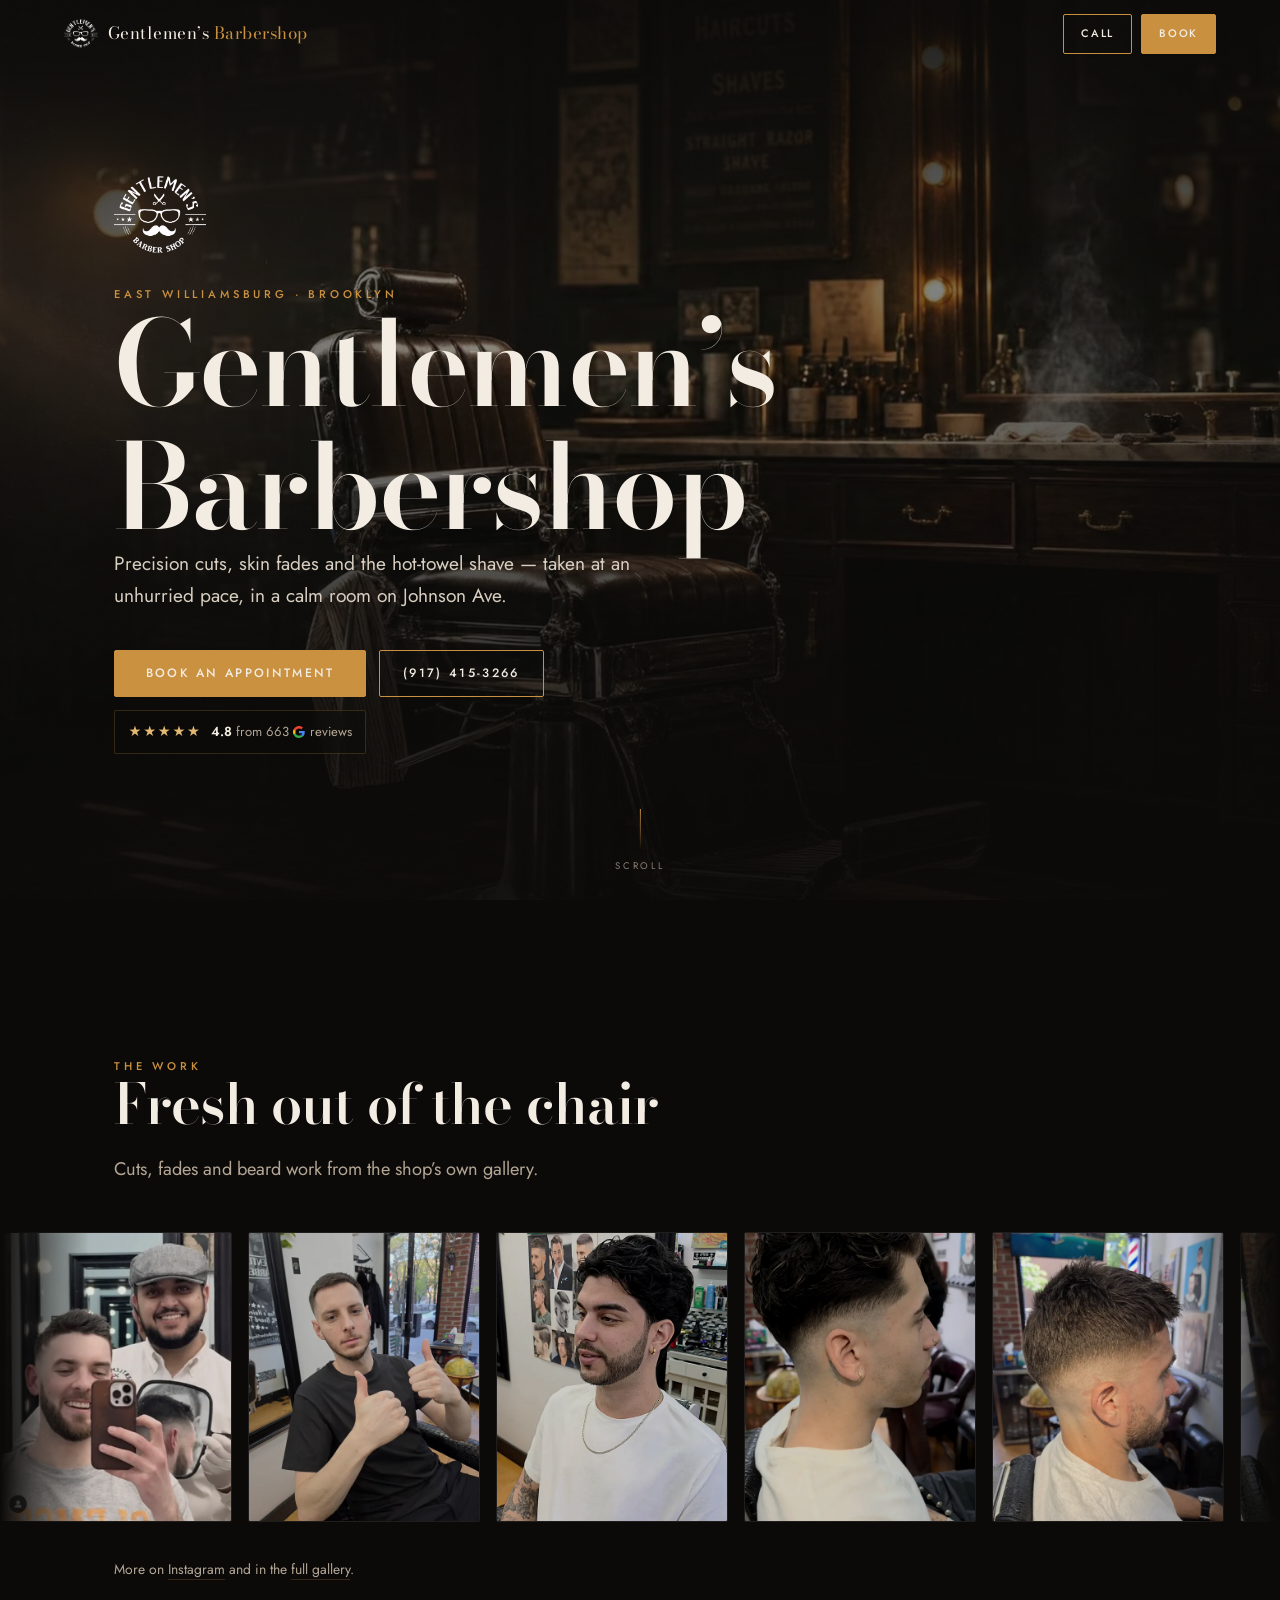
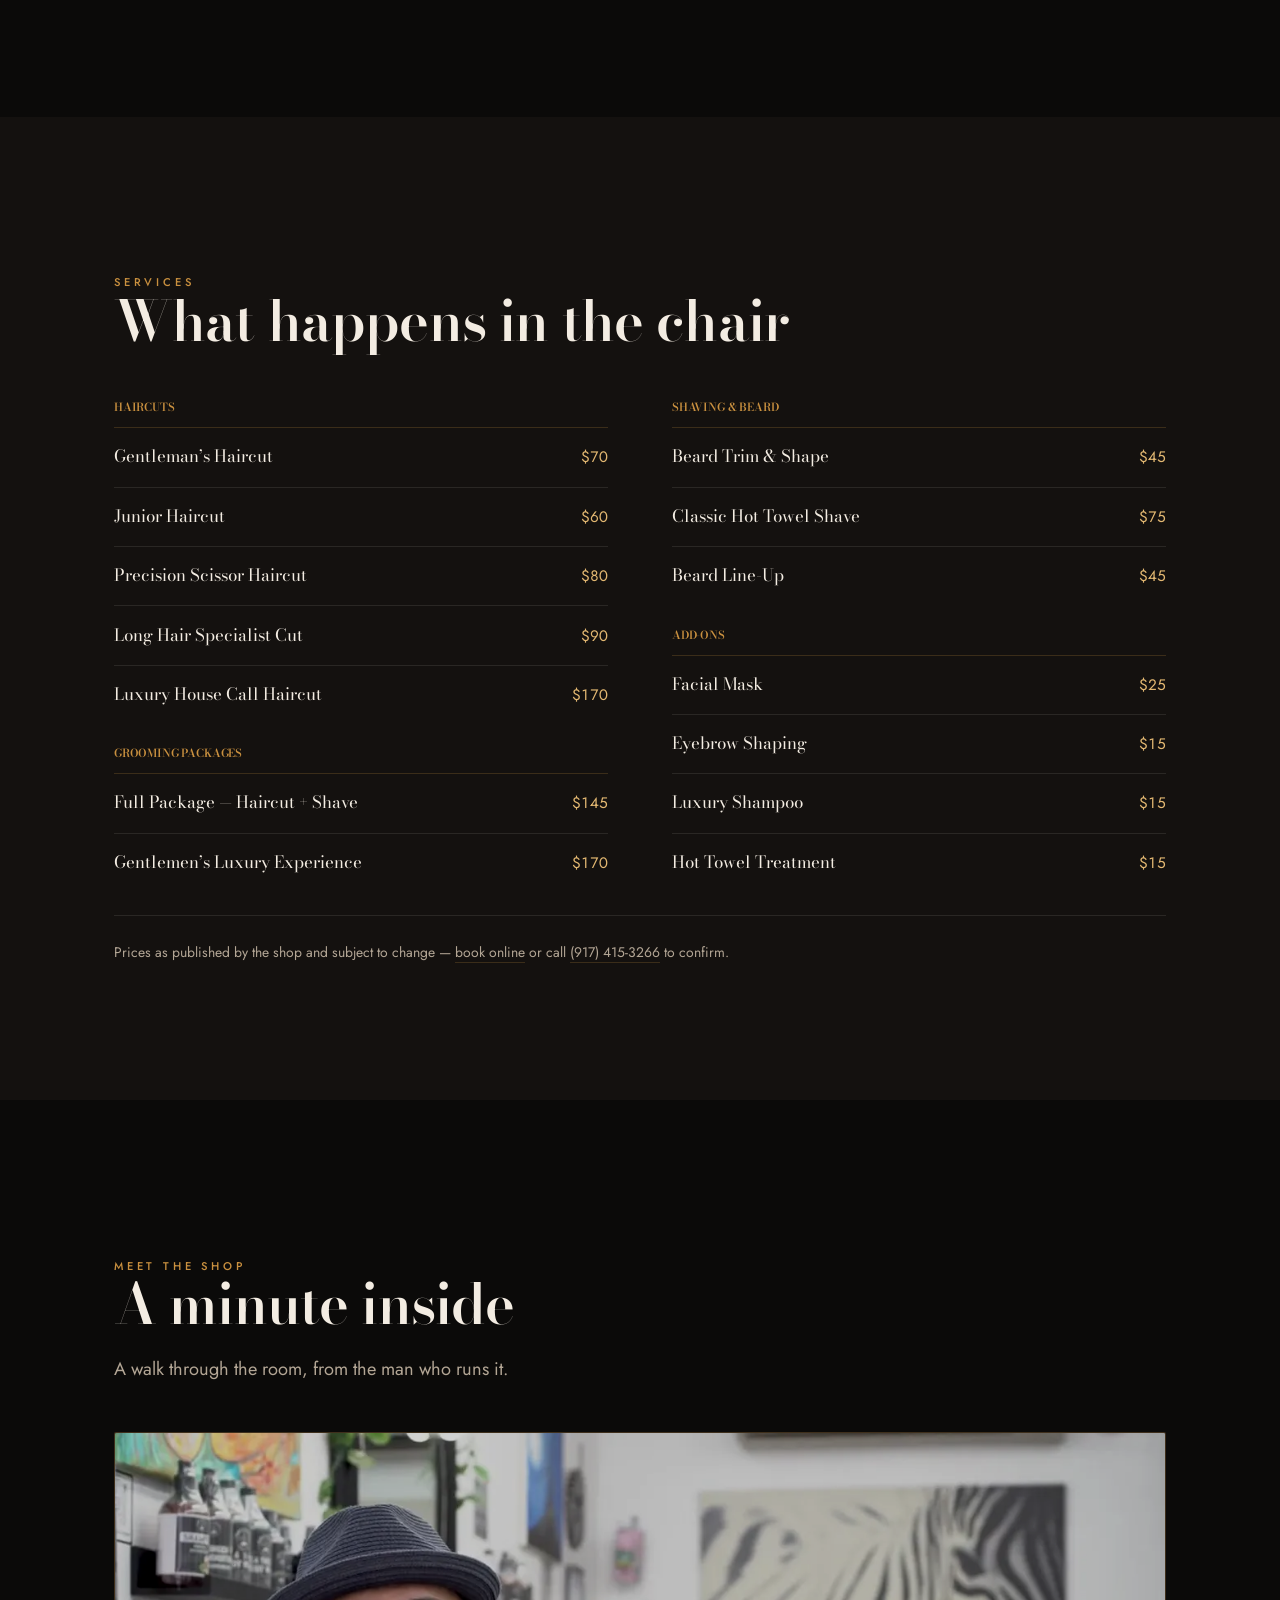
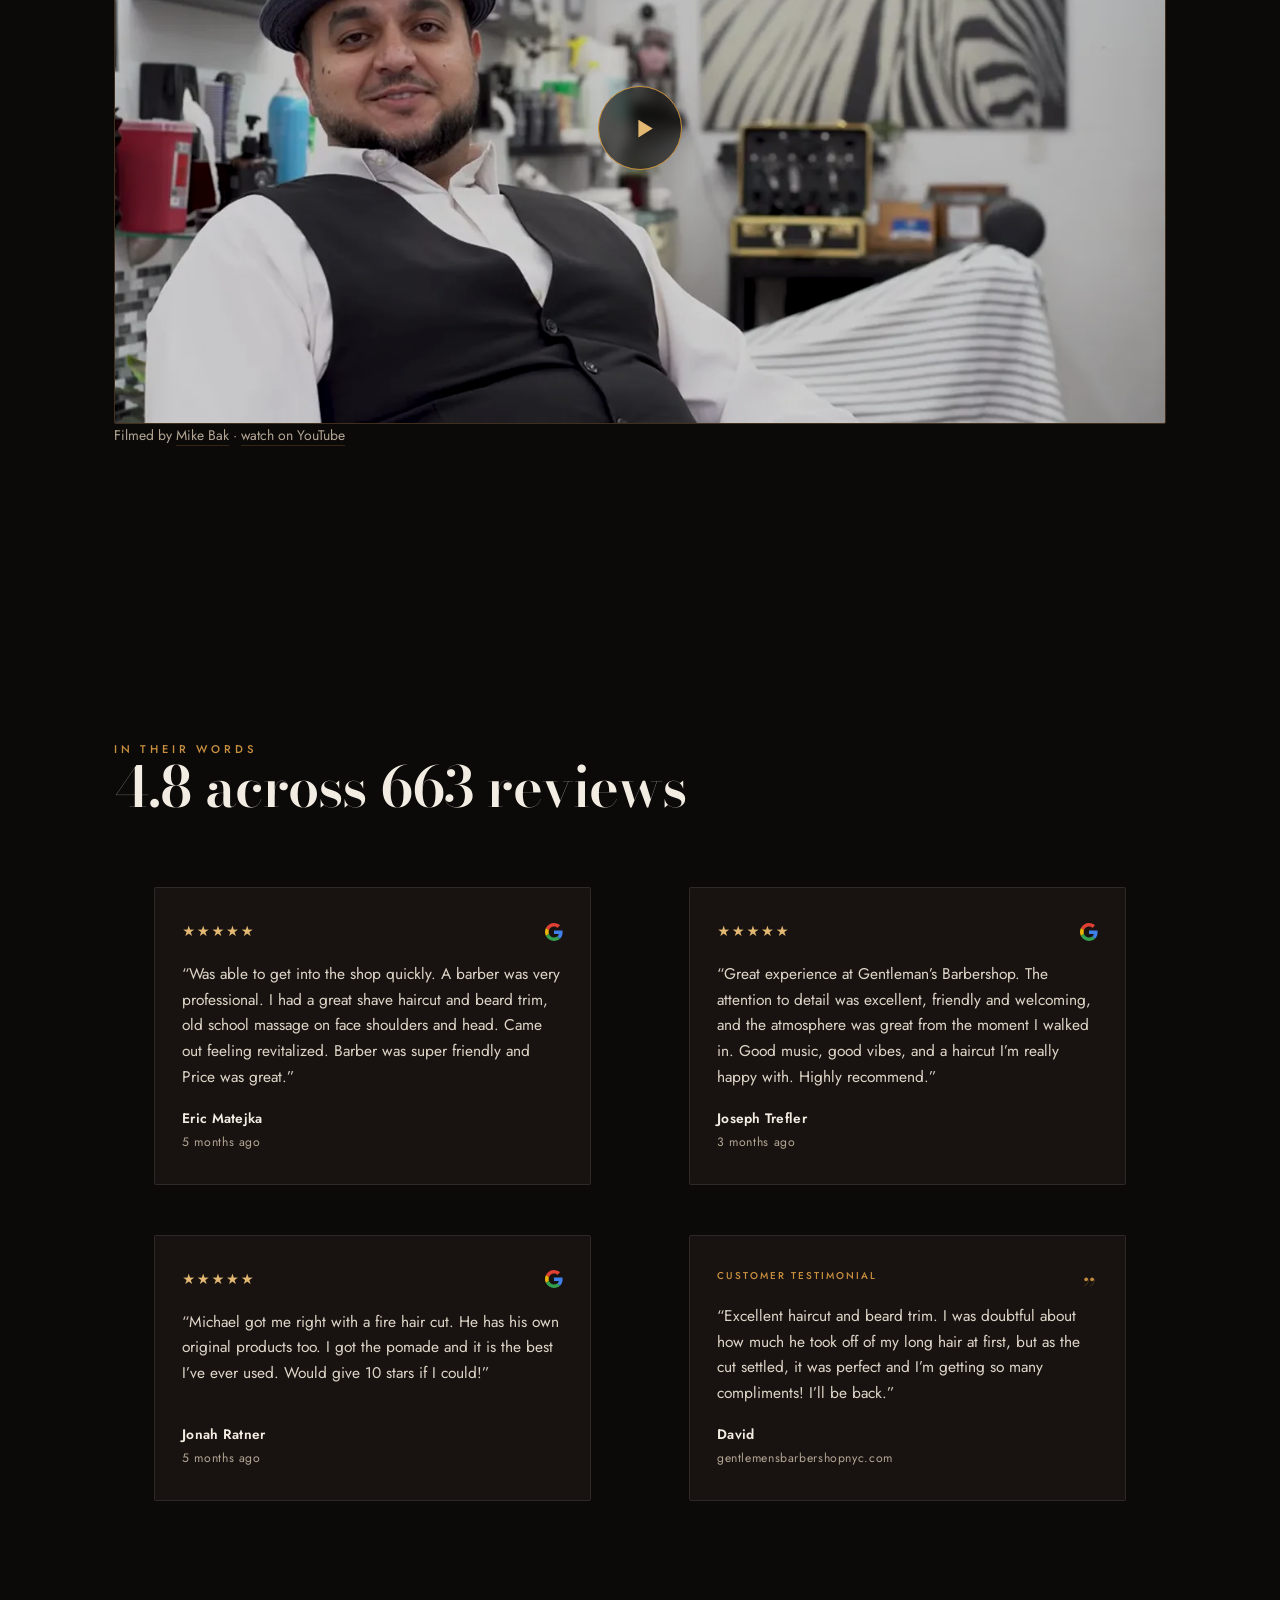
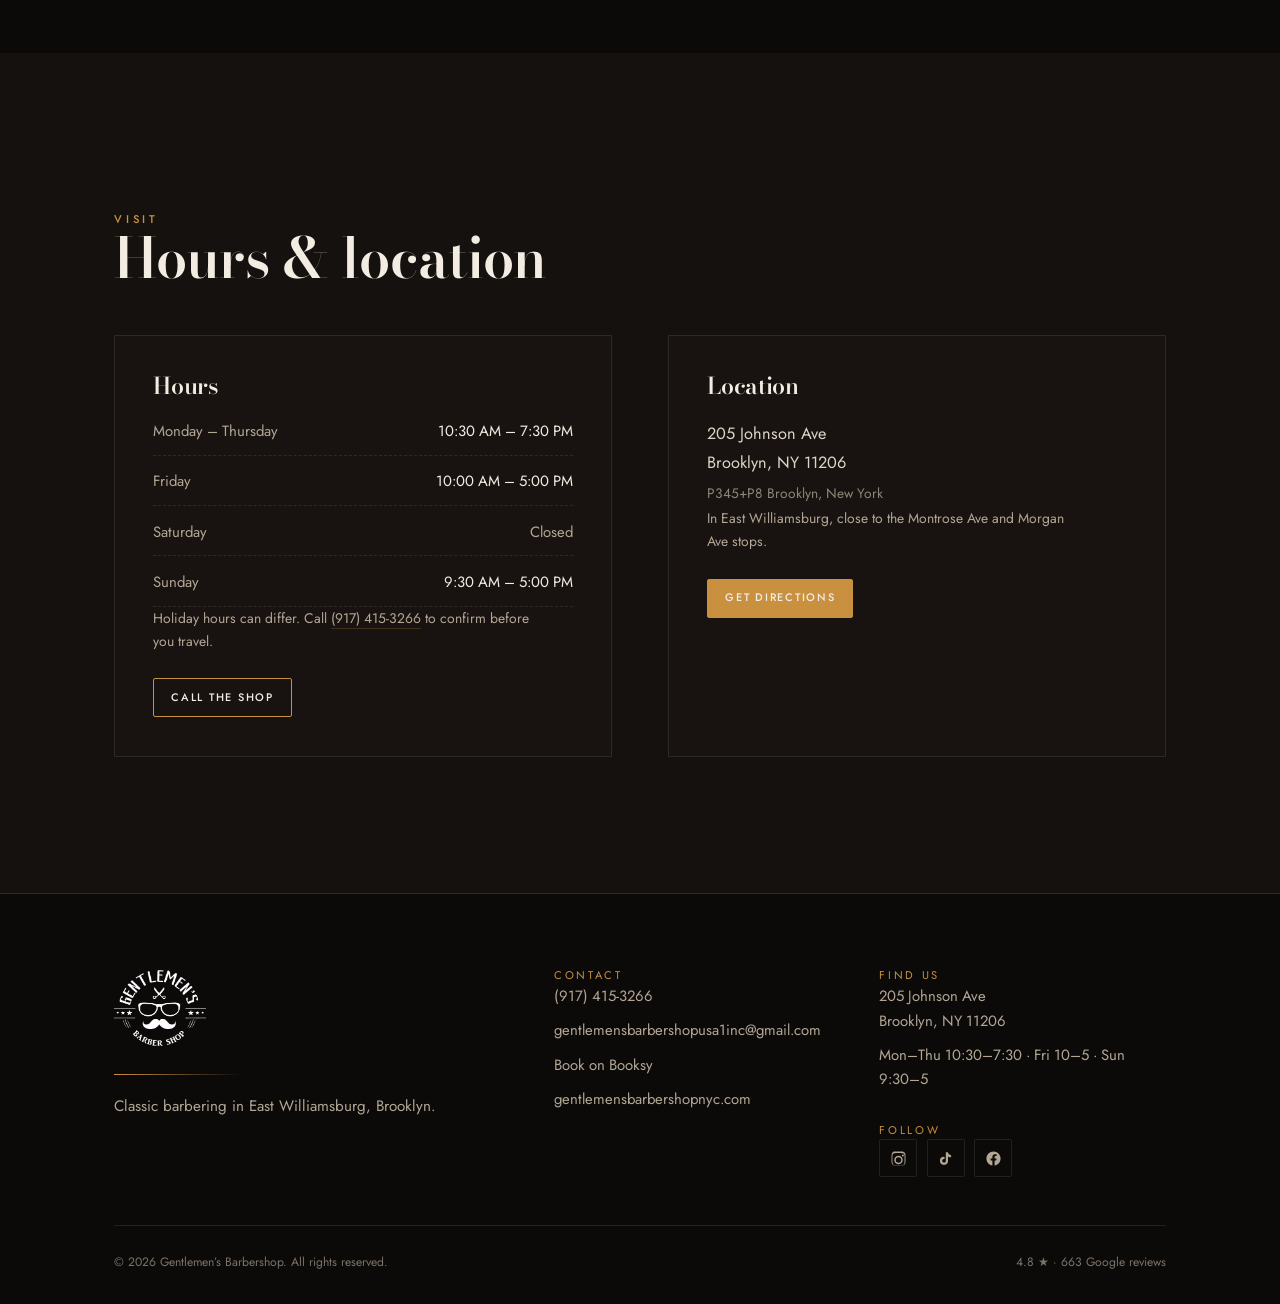
<file: index.html>
<!doctype html>
<html lang="en" style="color-scheme: dark; background: #0b0a09">
  <head>
    <meta charset="utf-8" />
    <meta name="viewport" content="width=device-width, initial-scale=1" />

    <title>Gentlemen's Barbershop — Barber in East Williamsburg, Brooklyn</title>
    <meta
      name="description"
      content="Precision haircuts, skin fades, beard trims and the classic hot-towel shave on Johnson Ave in East Williamsburg. Rated 4.8 across 663 Google reviews."
    />
    <meta name="robots" content="index, follow" />
    <meta name="theme-color" content="#0b0a09" />
    <link rel="canonical" href="https://spartacau5.github.io/gentlemens-barbershop/" />

    <meta property="og:site_name" content="Gentlemen's Barbershop" />
    <meta property="og:title" content="Gentlemen's Barbershop — Barber in East Williamsburg, Brooklyn" />
    <meta
      property="og:description"
      content="Precision haircuts, skin fades, beard trims and the classic hot-towel shave on Johnson Ave in East Williamsburg. Rated 4.8 across 663 Google reviews."
    />
    <meta property="og:type" content="website" />
    <meta property="og:locale" content="en_US" />
    <meta property="og:url" content="https://spartacau5.github.io/gentlemens-barbershop/" />
    <meta property="og:image" content="https://spartacau5.github.io/gentlemens-barbershop/og-image.jpg" />
    <meta property="og:image:width" content="1200" />
    <meta property="og:image:height" content="630" />
    <meta property="og:image:alt" content="The interior of Gentlemen's Barbershop in East Williamsburg." />
    <meta name="twitter:card" content="summary_large_image" />
    <meta name="twitter:image" content="https://spartacau5.github.io/gentlemens-barbershop/og-image.jpg" />

    <meta name="geo.region" content="US-NY" />
    <meta name="geo.placename" content="Brooklyn" />

    <link rel="icon" href="favicon.svg" />
    <link rel="preconnect" href="https://fonts.googleapis.com" />
    <link rel="preconnect" href="https://fonts.gstatic.com" crossorigin />
    <link
      rel="stylesheet"
      href="https://fonts.googleapis.com/css2?family=Bodoni+Moda:opsz,wght@6..96,400;6..96,600&family=Jost:wght@300;400;500&display=swap"
    />
    <link rel="stylesheet" href="styles.css" />
    <!-- The poster frame is the hero's LCP candidate — fetch it early. -->
    <link rel="preload" as="image" href="hero-poster.webp" type="image/webp" />

    <!-- ANALYTICS — paste ONE of these, then delete the rest.
         All are cookieless, so no consent banner is required and no personal
         data is collected. Nothing is tracked until a line below is live.

         Cloudflare Web Analytics (free, multi-site — sign up, add this domain,
         copy the token):
    <script defer src="https://static.cloudflareinsights.com/beacon.min.js"
            data-cf-beacon='{"token":"YOUR_TOKEN_HERE"}'></script>

         GoatCounter (free, open source, lightest of the three):
    <script data-goatcounter="https://YOURCODE.goatcounter.com/count"
            async src="//gc.zgo.at/count.js"></script>

         Plausible (paid, ~1 kB, nicest dashboard):
    <script defer data-domain="spartacau5.github.io" src="https://plausible.io/js/script.js"></script>

         To tell WHO opened it, hand each person their own link:
           .../gentlemens-barbershop/?ref=mike
         The query string lands in the analytics dashboard as a separate entry,
         so "did Mike open it" becomes a row you can read.
    -->

    <script type="application/ld+json">
      {
        "@context": "https://schema.org",
        "@type": "BarberShop",
        "name": "Gentlemen's Barbershop",
        "image": "https://spartacau5.github.io/gentlemens-barbershop/og-image.jpg",
        "url": "https://spartacau5.github.io/gentlemens-barbershop/",
        "telephone": "+19174153266",
        "address": {
          "@type": "PostalAddress",
          "streetAddress": "205 Johnson Ave",
          "addressLocality": "Brooklyn",
          "addressRegion": "NY",
          "postalCode": "11206",
          "addressCountry": "US"
        },
        "email": "gentlemensbarbershopusa1inc@gmail.com",
        "priceRange": "$15-$170",
        "currenciesAccepted": "USD",
        "areaServed": ["Williamsburg", "East Williamsburg", "Bushwick", "Greenpoint", "Brooklyn"],
        "sameAs": [
          "https://www.gentlemensbarbershopnyc.com/",
          "https://www.instagram.com/gentlemensbarbershopbrooklyn/",
          "https://www.facebook.com/GentlemensBarbershopBrooklyn",
          "https://www.tiktok.com/@gentlemensbarbershopbk"
        ],
        "hasMap": "https://www.google.com/maps/dir/?api=1&destination=205%20Johnson%20Ave%2C%20Brooklyn%2C%20NY%2011206",
        "potentialAction": {
          "@type": "ReserveAction",
          "target": {
            "@type": "EntryPoint",
            "urlTemplate": "https://link.booksy.com/gentlemens-barbershop",
            "actionPlatform": [
              "http://schema.org/DesktopWebPlatform",
              "http://schema.org/MobileWebPlatform"
            ]
          },
          "result": { "@type": "Reservation", "name": "Barbershop appointment" }
        },
        "openingHoursSpecification": [
          {
            "@type": "OpeningHoursSpecification",
            "dayOfWeek": ["Monday", "Tuesday", "Wednesday", "Thursday"],
            "opens": "10:30",
            "closes": "19:30"
          },
          {
            "@type": "OpeningHoursSpecification",
            "dayOfWeek": "Friday",
            "opens": "10:00",
            "closes": "17:00"
          },
          {
            "@type": "OpeningHoursSpecification",
            "dayOfWeek": "Sunday",
            "opens": "09:30",
            "closes": "17:00"
          },
          {
            "@type": "OpeningHoursSpecification",
            "dayOfWeek": "Saturday",
            "opens": "00:00",
            "closes": "00:00"
          }
        ],
        "aggregateRating": {
          "@type": "AggregateRating",
          "ratingValue": "4.8",
          "reviewCount": "663"
        },
        "makesOffer": [
          { "@type": "Offer", "priceCurrency": "USD", "price": "70", "itemOffered": { "@type": "Service", "name": "Gentleman's Haircut" } },
          { "@type": "Offer", "priceCurrency": "USD", "price": "60", "itemOffered": { "@type": "Service", "name": "Junior Haircut" } },
          { "@type": "Offer", "priceCurrency": "USD", "price": "80", "itemOffered": { "@type": "Service", "name": "Precision Scissor Haircut" } },
          { "@type": "Offer", "priceCurrency": "USD", "price": "90", "itemOffered": { "@type": "Service", "name": "Long Hair Specialist Cut" } },
          { "@type": "Offer", "priceCurrency": "USD", "price": "170", "itemOffered": { "@type": "Service", "name": "Luxury House Call Haircut" } },
          { "@type": "Offer", "priceCurrency": "USD", "price": "45", "itemOffered": { "@type": "Service", "name": "Beard Trim & Shape" } },
          { "@type": "Offer", "priceCurrency": "USD", "price": "75", "itemOffered": { "@type": "Service", "name": "Classic Hot Towel Shave" } },
          { "@type": "Offer", "priceCurrency": "USD", "price": "45", "itemOffered": { "@type": "Service", "name": "Beard Line-Up" } },
          { "@type": "Offer", "priceCurrency": "USD", "price": "145", "itemOffered": { "@type": "Service", "name": "Full Package - Haircut + Shave" } },
          { "@type": "Offer", "priceCurrency": "USD", "price": "170", "itemOffered": { "@type": "Service", "name": "Gentlemen's Luxury Experience" } }
        ]
      }
    </script>
  </head>

  <body style="margin: 0; background: #0b0a09; color: #f3ece2">
    <div class="gb">
      <a class="gb-skip" href="#main">Skip to content</a>

      <div class="gb-grain" aria-hidden="true"></div>

      <header class="gb-nav" data-stuck="false">
        <a class="gb-mark" href="#top" aria-label="Gentlemen's Barbershop">
          <img class="gb-mark-logo" src="logo.png" alt="" width="300" height="289" />
          <span class="gb-mark-text" aria-hidden="true">Gentlemen&rsquo;s <span>Barbershop</span></span>
        </a>
        <div class="gb-nav-actions">
          <a class="gb-btn gb-btn--ghost gb-btn--sm" href="tel:+19174153266">Call</a>
          <a
            class="gb-btn gb-btn--solid gb-btn--sm"
            href="https://link.booksy.com/gentlemens-barbershop"
            target="_blank"
            rel="noopener noreferrer"
            >Book</a
          >
        </div>
      </header>

      <main id="main">
        <!-- ---------------- hero ---------------- -->
        <section class="gb-hero" id="top" data-parallax-root>
          <!-- Depth 1 — the film, furthest back, lags the page the most. -->
          <div class="gb-hero-media" data-parallax="110">
            <video
              autoplay
              muted
              loop
              playsinline
              preload="auto"
              poster="hero-poster.webp"
              aria-hidden="true"
              tabindex="-1"
            >
              <source src="hero-1080.webm" type="video/webm" />
              <source src="hero-1080.mp4" type="video/mp4" />
            </video>
          </div>

          <!-- Depth 2 — the scrim sits still, anchoring the two moving planes. -->
          <div class="gb-hero-scrim" aria-hidden="true"></div>

          <!-- Depth 3 — type rides slightly ahead of the page, reading closest. -->
          <div class="gb-shell gb-hero-inner" data-parallax="-28">
            <img
              class="gb-hero-logo"
              src="logo.png"
              alt="Gentlemen's Barbershop"
              width="300"
              height="289"
            />
            <p class="gb-eyebrow">East Williamsburg &middot; Brooklyn</p>
            <h1 class="gb-hero-title">Gentlemen&rsquo;s<br />Barbershop</h1>
            <p class="gb-hero-sub">
              Precision cuts, skin fades and the hot-towel shave — taken at an unhurried pace, in a
              calm room on Johnson Ave.
            </p>

            <div class="gb-hero-cta">
              <!-- Column so the review badge inherits the booking button's width. -->
              <div class="gb-cta-stack">
                <a
                  class="gb-btn gb-btn--solid"
                  href="https://link.booksy.com/gentlemens-barbershop"
                  target="_blank"
                  rel="noopener noreferrer"
                  >Book an appointment</a
                >
                <p class="gb-rating">
                  <span class="gb-stars" aria-hidden="true">&#9733;&#9733;&#9733;&#9733;&#9733;</span>
                  <span class="gb-rating-text">
                    <b>4.8</b> from 663
                    <img class="gb-g" src="google-g.svg" alt="Google" width="16" height="16" />
                    reviews
                  </span>
                </p>
              </div>
              <a class="gb-btn gb-btn--ghost gb-btn--tel" href="tel:+19174153266">(917) 415-3266</a>
            </div>
          </div>

          <p class="gb-scrollcue" aria-hidden="true"><i></i>Scroll</p>
        </section>

<!-- ---------------- the work (auto-scrolling marquee) ---------------- -->
        <section class="gb-section gb-work" aria-labelledby="work-h">
          <div class="gb-shell">
            <div class="gb-head gb-reveal">
              <p class="gb-eyebrow">The Work</p>
              <h2 class="gb-h2" id="work-h">Fresh out of the chair</h2>
              <p class="gb-lede" style="margin-top: 1.3rem">
                Cuts, fades and beard work from the shop&rsquo;s own gallery.
              </p>
            </div>
          </div>

          <!-- Two identical runs sit side by side; the track translates exactly
               50% so the loop is seamless. The second run is hidden from
               assistive tech to avoid announcing every photo twice. -->
          <div class="gb-marquee" role="group" aria-label="Photos of recent haircuts">
            <div class="gb-marquee-track">
              <ul class="gb-marquee-run">
                <li><img src="work-01.webp" alt="A client and his barber smiling in the mirror after a fresh cut." width="560" height="700" loading="lazy" decoding="async" /></li>
                <li><img src="work-02.webp" alt="A client giving a thumbs up after his haircut." width="560" height="700" loading="lazy" decoding="async" /></li>
                <li><img src="work-03.webp" alt="A fresh textured cut and lined beard." width="560" height="700" loading="lazy" decoding="async" /></li>
                <li><img src="work-04.webp" alt="A tight skin fade blended through the sides." width="560" height="700" loading="lazy" decoding="async" /></li>
                <li><img src="work-05.webp" alt="A short crop with a clean fade and beard trim." width="560" height="700" loading="lazy" decoding="async" /></li>
                <li><img src="work-06.webp" alt="A fade finished with a shaped beard." width="560" height="700" loading="lazy" decoding="async" /></li>
                <li><img src="work-07.webp" alt="A long hair cut styled back at the shop." width="560" height="700" loading="lazy" decoding="async" /></li>
                <li><img src="work-08.webp" alt="A textured crop seen from behind." width="560" height="700" loading="lazy" decoding="async" /></li>
                <li><img src="work-09.webp" alt="A clean high fade photographed outside the shop." width="560" height="700" loading="lazy" decoding="async" /></li>
                <li><img src="work-10.webp" alt="A beard being detailed with shears." width="560" height="700" loading="lazy" decoding="async" /></li>
                <li><img src="work-11.webp" alt="A skin fade in profile." width="560" height="700" loading="lazy" decoding="async" /></li>
                <li><img src="work-12.webp" alt="A tapered cut with a lined beard." width="560" height="700" loading="lazy" decoding="async" /></li>
              </ul>
              <ul class="gb-marquee-run" aria-hidden="true">
                <li><img src="work-01.webp" alt="" width="560" height="700" loading="lazy" decoding="async" /></li>
                <li><img src="work-02.webp" alt="" width="560" height="700" loading="lazy" decoding="async" /></li>
                <li><img src="work-03.webp" alt="" width="560" height="700" loading="lazy" decoding="async" /></li>
                <li><img src="work-04.webp" alt="" width="560" height="700" loading="lazy" decoding="async" /></li>
                <li><img src="work-05.webp" alt="" width="560" height="700" loading="lazy" decoding="async" /></li>
                <li><img src="work-06.webp" alt="" width="560" height="700" loading="lazy" decoding="async" /></li>
                <li><img src="work-07.webp" alt="" width="560" height="700" loading="lazy" decoding="async" /></li>
                <li><img src="work-08.webp" alt="" width="560" height="700" loading="lazy" decoding="async" /></li>
                <li><img src="work-09.webp" alt="" width="560" height="700" loading="lazy" decoding="async" /></li>
                <li><img src="work-10.webp" alt="" width="560" height="700" loading="lazy" decoding="async" /></li>
                <li><img src="work-11.webp" alt="" width="560" height="700" loading="lazy" decoding="async" /></li>
                <li><img src="work-12.webp" alt="" width="560" height="700" loading="lazy" decoding="async" /></li>
              </ul>
            </div>
          </div>

          <div class="gb-shell">
            <p class="gb-note gb-reveal" style="margin-top: 2.2rem">
              More on
              <a class="gb-link-brass" href="https://www.instagram.com/gentlemensbarbershopbrooklyn/" target="_blank" rel="noopener noreferrer">Instagram</a>
              and in the
              <a class="gb-link-brass" href="https://gentlemensbarbershopnyc.com/gallery/" target="_blank" rel="noopener noreferrer">full gallery</a>.
            </p>
          </div>
        </section>

<!-- ---------------- services ---------------- -->
        <section class="gb-section gb-section--raise" aria-labelledby="services-h">
          <div class="gb-shell">
            <div class="gb-head gb-reveal">
              <p class="gb-eyebrow">Services</p>
              <h2 class="gb-h2" id="services-h">What happens in the chair</h2>
            </div>

            <!-- Two independently packed columns rather than one four-cell grid,
                 so a short group never leaves a hole under itself. Each column
                 carries seven priced rows, so the two bottoms land level. -->
            <div class="gb-menu">
              <div class="gb-menu-col">
                <div class="gb-menu-group gb-reveal">
                  <h3 class="gb-menu-h">Haircuts</h3>
                  <dl class="gb-menu-list">
                    <div><dt>Gentleman&rsquo;s Haircut</dt><dd>$70</dd></div>
                    <div><dt>Junior Haircut</dt><dd>$60</dd></div>
                    <div><dt>Precision Scissor Haircut</dt><dd>$80</dd></div>
                    <div><dt>Long Hair Specialist Cut</dt><dd>$90</dd></div>
                    <div><dt>Luxury House Call Haircut</dt><dd>$170</dd></div>
                  </dl>
                </div>

                <div class="gb-menu-group gb-reveal" data-reveal-delay="180">
                  <h3 class="gb-menu-h">Grooming Packages</h3>
                  <dl class="gb-menu-list">
                    <div><dt>Full Package — Haircut + Shave</dt><dd>$145</dd></div>
                    <div><dt>Gentlemen&rsquo;s Luxury Experience</dt><dd>$170</dd></div>
                  </dl>
                </div>
              </div>

              <div class="gb-menu-col">
                <div class="gb-menu-group gb-reveal" data-reveal-delay="90">
                  <h3 class="gb-menu-h">Shaving &amp; Beard</h3>
                  <dl class="gb-menu-list">
                    <div><dt>Beard Trim &amp; Shape</dt><dd>$45</dd></div>
                    <div><dt>Classic Hot Towel Shave</dt><dd>$75</dd></div>
                    <div><dt>Beard Line-Up</dt><dd>$45</dd></div>
                  </dl>
                </div>

                <div class="gb-menu-group gb-reveal" data-reveal-delay="270">
                  <h3 class="gb-menu-h">Add-Ons</h3>
                  <dl class="gb-menu-list">
                    <div><dt>Facial Mask</dt><dd>$25</dd></div>
                    <div><dt>Eyebrow Shaping</dt><dd>$15</dd></div>
                    <div><dt>Luxury Shampoo</dt><dd>$15</dd></div>
                    <div><dt>Hot Towel Treatment</dt><dd>$15</dd></div>
                  </dl>
                </div>
              </div>
            </div>

            <p class="gb-note gb-reveal">
              Prices as published by the shop and subject to change —
              <a
                class="gb-link-brass"
                href="https://link.booksy.com/gentlemens-barbershop"
                target="_blank"
                rel="noopener noreferrer"
                >book online</a
              >
              or call <a class="gb-link-brass" href="tel:+19174153266">(917) 415-3266</a> to confirm.
            </p>
          </div>
        </section>

<!-- ---------------- the shop on film ---------------- -->
        <section class="gb-section gb-film-section" aria-labelledby="film-h">
          <div class="gb-shell">
            <div class="gb-head gb-reveal">
              <p class="gb-eyebrow">Meet the shop</p>
              <h2 class="gb-h2" id="film-h">A minute inside</h2>
              <p class="gb-lede" style="margin-top: 1.3rem">
                A walk through the room, from the man who runs it.
              </p>
            </div>

            <!-- Click-to-load facade. Nothing is requested from YouTube until
                 someone presses play — the poster is served from this domain —
                 so the page costs no third-party JS or cookies on load. -->
            <div class="gb-film gb-reveal" data-reveal-delay="120">
              <button
                class="gb-film-play"
                type="button"
                data-video="HdtMlkblghU"
                aria-label="Play video: Williamsburg's Finest Cuts Are Here — inside Gentlemen's Barbershop"
              >
                <img
                  src="video-poster.webp"
                  alt="The shop's owner sitting in the barber chair, talking to camera."
                  width="1280"
                  height="720"
                  loading="lazy"
                  decoding="async"
                />
                <span class="gb-film-btn" aria-hidden="true">
                  <svg viewBox="0 0 24 24" focusable="false"><path fill="currentColor" d="M8 5.14v13.72L19 12z" /></svg>
                </span>
              </button>
            </div>

            <p class="gb-note gb-reveal">
              Filmed by
              <a class="gb-link-brass" href="https://www.youtube.com/@mikebak9743" target="_blank" rel="noopener noreferrer">Mike Bak</a>
              &middot;
              <a class="gb-link-brass" href="https://youtu.be/HdtMlkblghU" target="_blank" rel="noopener noreferrer">watch on YouTube</a>
            </p>
          </div>
        </section>

<!-- ---------------- reviews ---------------- -->
        <section class="gb-section" aria-labelledby="reviews-h">
          <div class="gb-shell">
            <div class="gb-head gb-reveal">
              <p class="gb-eyebrow">In their words</p>
              <h2 class="gb-h2" id="reviews-h">4.8 across 663 reviews</h2>
            </div>

            <div class="gb-reviews">
              <figure class="gb-review gb-reveal" data-reveal-delay="0">
                <div class="gb-review-top">
                  <p class="gb-stars" aria-hidden="true">&#9733;&#9733;&#9733;&#9733;&#9733;</p>
                  <img class="gb-review-mark" src="google-g.svg" alt="Google" width="18" height="18" />
                </div>
                <blockquote>
                  &ldquo;Was able to get into the shop quickly. A barber was very professional. I had
                  a great shave haircut and beard trim, old school massage on face shoulders and
                  head. Came out feeling revitalized. Barber was super friendly and Price was
                  great.&rdquo;
                </blockquote>
                <figcaption><b>Eric Matejka</b><span>5 months ago</span></figcaption>
              </figure>

              <figure class="gb-review gb-reveal" data-reveal-delay="90">
                <div class="gb-review-top">
                  <p class="gb-stars" aria-hidden="true">&#9733;&#9733;&#9733;&#9733;&#9733;</p>
                  <img class="gb-review-mark" src="google-g.svg" alt="Google" width="18" height="18" />
                </div>
                <blockquote>
                  &ldquo;Great experience at Gentleman&rsquo;s Barbershop. The attention to detail
                  was excellent, friendly and welcoming, and the atmosphere was great from the
                  moment I walked in. Good music, good vibes, and a haircut I&rsquo;m really happy
                  with. Highly recommend.&rdquo;
                </blockquote>
                <figcaption><b>Joseph Trefler</b><span>3 months ago</span></figcaption>
              </figure>

              <figure class="gb-review gb-reveal" data-reveal-delay="180">
                <div class="gb-review-top">
                  <p class="gb-stars" aria-hidden="true">&#9733;&#9733;&#9733;&#9733;&#9733;</p>
                  <img class="gb-review-mark" src="google-g.svg" alt="Google" width="18" height="18" />
                </div>
                <blockquote>
                  &ldquo;Michael got me right with a fire hair cut. He has his own original products
                  too. I got the pomade and it is the best I&rsquo;ve ever used. Would give 10 stars
                  if I could!&rdquo;
                </blockquote>
                <figcaption><b>Jonah Ratner</b><span>5 months ago</span></figcaption>
              </figure>

              <!-- Fourth is a testimonial the shop publishes on its own site. It
                   carries no star rating and no date there, so this card shows
                   neither — a quote mark stands in for the platform badge. -->
              <figure class="gb-review gb-reveal" data-reveal-delay="270">
                <div class="gb-review-top">
                  <p class="gb-review-kicker">Customer testimonial</p>
                  <span class="gb-review-mark gb-review-quote" aria-hidden="true">&rdquo;</span>
                </div>
                <blockquote>
                  &ldquo;Excellent haircut and beard trim. I was doubtful about how much he took off
                  of my long hair at first, but as the cut settled, it was perfect and I&rsquo;m
                  getting so many compliments! I&rsquo;ll be back.&rdquo;
                </blockquote>
                <figcaption><b>David</b><span>gentlemensbarbershopnyc.com</span></figcaption>
              </figure>
            </div>
          </div>
        </section>

<!-- ---------------- visit ---------------- -->
        <section class="gb-section gb-section--raise" aria-labelledby="visit-h">
          <div class="gb-shell">
            <div class="gb-head gb-reveal">
              <p class="gb-eyebrow">Visit</p>
              <h2 class="gb-h2" id="visit-h">Hours &amp; location</h2>
            </div>

            <div class="gb-visit" style="margin-top: 3rem">
              <div class="gb-panel gb-reveal">
                <h3>Hours</h3>
                <dl class="gb-dl">
                  <div>
                    <dt>Monday &ndash; Thursday</dt>
                    <dd>10:30 AM &ndash; 7:30 PM</dd>
                  </div>
                  <div>
                    <dt>Friday</dt>
                    <dd>10:00 AM &ndash; 5:00 PM</dd>
                  </div>
                  <div>
                    <dt>Saturday</dt>
                    <dd class="gb-closed">Closed</dd>
                  </div>
                  <div>
                    <dt>Sunday</dt>
                    <dd>9:30 AM &ndash; 5:00 PM</dd>
                  </div>
                </dl>
                <p class="gb-note">
                  Holiday hours can differ. Call
                  <a class="gb-link-brass" href="tel:+19174153266">(917) 415-3266</a> to confirm
                  before you travel.
                </p>
                <p style="margin-top: 1.6rem">
                  <a class="gb-btn gb-btn--ghost gb-btn--sm" href="tel:+19174153266">Call the shop</a>
                </p>
              </div>

              <div class="gb-panel gb-reveal" data-reveal-delay="120">
                <h3>Location</h3>
                <address class="gb-addr">
                  205 Johnson Ave<br />
                  Brooklyn, NY 11206<br />
                  <span style="color: #8f8577; font-size: 0.86rem">P345+P8 Brooklyn, New York</span>
                </address>
                <p class="gb-note">
                  In East Williamsburg, close to the Montrose Ave and Morgan Ave stops.
                </p>
                <p style="margin-top: 1.6rem">
                  <a
                    class="gb-btn gb-btn--solid gb-btn--sm"
                    href="https://www.google.com/maps/dir/?api=1&amp;destination=205%20Johnson%20Ave%2C%20Brooklyn%2C%20NY%2011206"
                    target="_blank"
                    rel="noopener noreferrer"
                    >Get directions</a
                  >
                </p>
              </div>
            </div>
          </div>
        </section>

      </main>

      <!-- ---------------- footer ---------------- -->
      <footer class="gb-footer" aria-labelledby="footer-h">
        <h2 class="gb-sr" id="footer-h">Contact</h2>
        <div class="gb-shell">
          <div class="gb-foot-grid">
            <div>
              <img
                class="gb-foot-logo"
                src="logo.png"
                alt="Gentlemen's Barbershop"
                width="300"
                height="289"
              />
              <hr class="gb-rule" style="margin: 1.2rem 0; max-width: 8rem" />
              <p class="gb-lede" style="max-width: 22rem; font-size: 0.95rem">
                Classic barbering in East Williamsburg, Brooklyn.
              </p>
            </div>

            <div>
              <p class="gb-foot-h">Contact</p>
              <ul class="gb-foot-list">
                <li><a href="tel:+19174153266">(917) 415-3266</a></li>
                <li>
                  <a href="mailto:gentlemensbarbershopusa1inc@gmail.com" class="gb-foot-email"
                    >gentlemensbarbershopusa1inc@gmail.com</a
                  >
                </li>
                <li>
                  <a href="https://link.booksy.com/gentlemens-barbershop" target="_blank" rel="noopener noreferrer"
                    >Book on Booksy</a
                  >
                </li>
                <li>
                  <a href="https://www.gentlemensbarbershopnyc.com/" target="_blank" rel="noopener noreferrer"
                    >gentlemensbarbershopnyc.com</a
                  >
                </li>
              </ul>
            </div>

            <div>
              <p class="gb-foot-h">Find us</p>
              <ul class="gb-foot-list">
                <li>
                  <a
                    href="https://www.google.com/maps/dir/?api=1&amp;destination=205%20Johnson%20Ave%2C%20Brooklyn%2C%20NY%2011206"
                    target="_blank"
                    rel="noopener noreferrer"
                    >205 Johnson Ave<br />Brooklyn, NY 11206</a
                  >
                </li>
                <li>Mon&ndash;Thu 10:30&ndash;7:30 &middot; Fri 10&ndash;5 &middot; Sun 9:30&ndash;5</li>
              </ul>

              <p class="gb-foot-h" style="margin-top: 1.8rem">Follow</p>
              <ul class="gb-social">
                <li>
                  <a href="https://www.instagram.com/gentlemensbarbershopbrooklyn/" target="_blank" rel="noopener noreferrer" aria-label="Instagram">
                    <svg viewBox="0 0 24 24" aria-hidden="true" focusable="false"><path fill="currentColor" d="M12 2.2c3.2 0 3.6 0 4.9.07 1.2.05 1.8.25 2.2.42.6.22 1 .48 1.4.9.42.4.68.8.9 1.4.17.4.37 1 .42 2.2.06 1.3.07 1.7.07 4.9s0 3.6-.07 4.9c-.05 1.2-.25 1.8-.42 2.2-.22.6-.48 1-.9 1.4-.4.42-.8.68-1.4.9-.4.17-1 .37-2.2.42-1.3.06-1.7.07-4.9.07s-3.6 0-4.9-.07c-1.2-.05-1.8-.25-2.2-.42-.6-.22-1-.48-1.4-.9-.42-.4-.68-.8-.9-1.4-.17-.4-.37-1-.42-2.2C2.2 15.6 2.2 15.2 2.2 12s0-3.6.07-4.9c.05-1.2.25-1.8.42-2.2.22-.6.48-1 .9-1.4.4-.42.8-.68 1.4-.9.4-.17 1-.37 2.2-.42C8.4 2.2 8.8 2.2 12 2.2m0 2.16c-3.14 0-3.5.01-4.74.07-.9.04-1.38.19-1.7.31-.43.17-.73.37-1.05.69-.32.32-.52.62-.69 1.05-.12.32-.27.8-.31 1.7-.06 1.24-.07 1.6-.07 4.74s.01 3.5.07 4.74c.4.9.19 1.38.31 1.7.17.43.37.73.69 1.05.32.32.62.52 1.05.69.32.12.8.27 1.7.31 1.24.06 1.6.07 4.74.07s3.5-.01 4.74-.07c.9-.04 1.38-.19 1.7-.31.43-.17.73-.37 1.05-.69.32-.32.52-.62.69-1.05.12-.32.27-.8.31-1.7.06-1.24.07-1.6.07-4.74s-.01-3.5-.07-4.74c-.04-.9-.19-1.38-.31-1.7a2.9 2.9 0 0 0-.69-1.05 2.9 2.9 0 0 0-1.05-.69c-.32-.12-.8-.27-1.7-.31-1.24-.06-1.6-.07-4.74-.07m0 3.67a5.97 5.97 0 1 1 0 11.94 5.97 5.97 0 0 1 0-11.94m0 9.85a3.88 3.88 0 1 0 0-7.76 3.88 3.88 0 0 0 0 7.76m7.6-10.09a1.39 1.39 0 1 1-2.79 0 1.39 1.39 0 0 1 2.79 0"/></svg>
                  </a>
                </li>
                <li>
                  <a href="https://www.tiktok.com/@gentlemensbarbershopbk" target="_blank" rel="noopener noreferrer" aria-label="TikTok">
                    <svg viewBox="0 0 24 24" aria-hidden="true" focusable="false"><path fill="currentColor" d="M16.6 5.82A4.28 4.28 0 0 1 15.54 3h-3.09v12.4a2.59 2.59 0 0 1-2.59 2.5 2.59 2.59 0 0 1 0-5.18c.27 0 .52.04.76.12v-3.2a5.7 5.7 0 0 0-.76-.05A5.72 5.72 0 0 0 4.14 15.3 5.72 5.72 0 0 0 9.86 21a5.72 5.72 0 0 0 5.72-5.72V9.01a7.35 7.35 0 0 0 4.28 1.37V7.3a4.3 4.3 0 0 1-3.26-1.48"/></svg>
                  </a>
                </li>
                <li>
                  <a href="https://www.facebook.com/GentlemensBarbershopBrooklyn" target="_blank" rel="noopener noreferrer" aria-label="Facebook">
                    <svg viewBox="0 0 24 24" aria-hidden="true" focusable="false"><path fill="currentColor" d="M22 12.06C22 6.5 17.52 2 12 2S2 6.5 2 12.06c0 5 3.66 9.15 8.44 9.94v-7.03H7.9v-2.91h2.54V9.85c0-2.51 1.49-3.9 3.77-3.9 1.09 0 2.24.2 2.24.2v2.46h-1.26c-1.24 0-1.63.78-1.63 1.57v1.88h2.78l-.45 2.91h-2.33V22c4.78-.79 8.44-4.93 8.44-9.94"/></svg>
                  </a>
                </li>
              </ul>
            </div>
          </div>

          <div class="gb-colophon">
            <span>&copy; 2026 Gentlemen&rsquo;s Barbershop. All rights reserved.</span>
            <span>4.8 &#9733; &middot; 663 Google reviews</span>
          </div>
        </div>
      </footer>
    </div>

    <script src="motion.js" defer></script>
  </body>
</html>
</file>
<file: styles.css>
/* Minimal reset — replaces the framework preflight the previous build relied on. */
*,
*::before,
*::after { box-sizing: border-box; }

html { -webkit-text-size-adjust: 100%; }

body { margin: 0; }

img,
video,
svg { display: block; max-width: 100%; }

button,
input,
select,
textarea { font: inherit; color: inherit; }

button { background: none; border: 0; cursor: pointer; }

/* ============================================================
   GENTLEMEN'S BARBERSHOP — independent brand system.
   Authored for this site only; no shared or vendor design tokens.
   ============================================================ */

:root {
  --gb-ink: #0b0a09;
  --gb-ink-raise: #14110f;
  --gb-ink-card: #181310;
  --gb-brass: #c9903f;
  --gb-brass-bright: #e3b872;
  --gb-cream: #f3ece2;
  --gb-sand: #b3a695;
  --gb-line: rgba(201, 144, 63, 0.22);
  --gb-line-soft: rgba(243, 236, 226, 0.1);
  --gb-display: "Bodoni Moda", Georgia, "Times New Roman", serif;
  --gb-body: "Jost", ui-sans-serif, system-ui, -apple-system, "Segoe UI", sans-serif;
  --gb-pad: clamp(1.25rem, 5vw, 5rem);
  --gb-maxw: 1180px;
}

.gb {
  background: var(--gb-ink);
  color: var(--gb-cream);
  font-family: var(--gb-body);
  font-size: 16px;
  line-height: 1.65;
  -webkit-font-smoothing: antialiased;
  overflow-x: clip;
}

.gb *,
.gb *::before,
.gb *::after {
  box-sizing: border-box;
}

.gb h1,
.gb h2,
.gb h3 {
  font-family: var(--gb-display);
  font-weight: 600;
  line-height: 1.04;
  letter-spacing: -0.015em;
  margin: 0;
  text-wrap: balance;
}

.gb p {
  margin: 0;
  text-wrap: pretty;
}

.gb a {
  color: inherit;
  text-decoration: none;
}

.gb-shell {
  max-width: var(--gb-maxw);
  margin-inline: auto;
  padding-inline: var(--gb-pad);
}

/* ---------- shared type ---------- */
.gb-eyebrow {
  font-size: 0.7rem;
  letter-spacing: 0.34em;
  text-transform: uppercase;
  color: var(--gb-brass);
  font-weight: 500;
}

.gb-lede {
  color: var(--gb-sand);
  font-size: clamp(1rem, 1.6vw, 1.14rem);
}

.gb-rule {
  height: 1px;
  background: linear-gradient(90deg, var(--gb-brass), transparent);
  border: 0;
  margin: 0;
}

/* ---------- film grain (identity texture) ---------- */
.gb-grain {
  position: fixed;
  inset: 0;
  z-index: 3;
  pointer-events: none;
  opacity: 0.05;
  mix-blend-mode: overlay;
  background-image: url("data:image/svg+xml;utf8,%3Csvg xmlns='http://www.w3.org/2000/svg' width='140' height='140'%3E%3Cfilter id='n'%3E%3CfeTurbulence type='fractalNoise' baseFrequency='0.85' numOctaves='3'/%3E%3C/filter%3E%3Crect width='140' height='140' filter='url(%23n)' opacity='0.55'/%3E%3C/svg%3E");
}

/* ---------- nav ---------- */
.gb-nav {
  position: fixed;
  top: 0;
  left: 0;
  right: 0;
  z-index: 40;
  display: flex;
  align-items: center;
  justify-content: space-between;
  gap: 1rem;
  padding: 0.9rem var(--gb-pad);
  transition:
    background-color 0.4s ease,
    border-color 0.4s ease;
  border-bottom: 1px solid transparent;
}

.gb-nav[data-stuck="true"] {
  background: rgba(11, 10, 9, 0.82);
  backdrop-filter: blur(14px);
  -webkit-backdrop-filter: blur(14px);
  border-bottom-color: var(--gb-line);
}

.gb-mark {
  display: inline-flex;
  align-items: center;
  gap: 0.6rem;
  font-family: var(--gb-display);
  font-size: 1.06rem;
  letter-spacing: 0.03em;
  color: var(--gb-cream);
  white-space: nowrap;
}

.gb-mark-text span {
  color: var(--gb-brass);
}

/* The supplied logo is white line-art on a keyed-out background, so it needs no
   plate of its own — it reads directly on the dark ground. */
.gb-mark-logo {
  width: 34px;
  height: auto;
  flex: none;
}

.gb-hero-logo {
  width: clamp(64px, 9vw, 92px);
  height: auto;
  margin-bottom: 1.5rem;
}

.gb-foot-logo {
  width: 92px;
  height: auto;
}

/* On narrow screens the logo alone carries the nav, so the two buttons keep
   their room. The link's aria-label supplies the name the text was giving. */
@media (max-width: 560px) {
  .gb-mark-text {
    display: none;
  }

  .gb-mark-logo {
    width: 40px;
  }
}

.gb-nav-actions {
  display: flex;
  align-items: center;
  gap: 0.6rem;
}

/* ---------- buttons ---------- */
.gb-btn {
  display: inline-flex;
  align-items: center;
  justify-content: center;
  gap: 0.5rem;
  padding: 0.78rem 1.45rem;
  font-size: 0.76rem;
  letter-spacing: 0.19em;
  text-transform: uppercase;
  font-weight: 500;
  border: 1px solid var(--gb-brass);
  border-radius: 2px;
  transition:
    background-color 0.32s ease,
    color 0.32s ease,
    transform 0.32s ease;
}

.gb-btn--solid {
  background: var(--gb-brass);
  color: #120d06;
}

.gb-btn--solid:hover {
  background: var(--gb-brass-bright);
  border-color: var(--gb-brass-bright);
}

.gb-btn--ghost {
  color: var(--gb-brass-bright);
  background: transparent;
}

.gb-btn--ghost:hover {
  background: rgba(201, 144, 63, 0.13);
}

.gb-btn:active {
  transform: translateY(1px);
}

.gb-btn--sm {
  padding: 0.6rem 1.05rem;
  font-size: 0.68rem;
  letter-spacing: 0.16em;
}

/* ---------- hero ---------- */
.gb-hero {
  position: relative;
  min-height: 100svh;
  display: grid;
  align-items: center;
  overflow: hidden;
  isolation: isolate;
}

/* Overscan top and bottom so parallax translation never exposes an edge. */
.gb-hero-media {
  position: absolute;
  inset: -12% 0 -12% 0;
  z-index: 0;
  will-change: transform;
}

.gb-hero-media video,
.gb-hero-media img.gb-hero-fallback {
  width: 100%;
  height: 100%;
  object-fit: cover;
  display: block;
}

.gb-hero-scrim {
  position: absolute;
  inset: 0;
  z-index: 1;
  background:
    radial-gradient(120% 85% at 50% 42%, rgba(11, 10, 9, 0.18) 0%, rgba(11, 10, 9, 0.72) 62%, rgba(11, 10, 9, 0.94) 100%),
    linear-gradient(to bottom, rgba(11, 10, 9, 0.82) 0%, rgba(11, 10, 9, 0.22) 32%, rgba(11, 10, 9, 0.86) 100%);
}

.gb-hero-inner {
  position: relative;
  z-index: 2;
  width: 100%;
  padding-block: 7rem 5.5rem;
  will-change: transform;
}

.gb-hero-title {
  font-size: clamp(2.9rem, 9.2vw, 7.4rem);
  margin-top: 1.1rem;
  letter-spacing: -0.02em;
}

.gb-hero-sub {
  margin-top: 1.5rem;
  max-width: 34rem;
  font-size: clamp(1rem, 1.9vw, 1.2rem);
  color: #d8cec1;
}

.gb-hero-cta {
  margin-top: 2.4rem;
  display: flex;
  flex-wrap: wrap;
  gap: 0.8rem;
  /* Keep the phone button at its natural height rather than stretching to the
     height of the booking column beside it. */
  align-items: flex-start;
}

/* The booking button and the review badge share a column, so the badge takes
   its width from the button above it. */
.gb-cta-stack {
  display: flex;
  flex-direction: column;
  align-items: stretch;
  gap: 0.8rem;
}

.gb-rating {
  display: flex;
  width: 100%;
  justify-content: center;
  align-items: center;
  gap: 0.55rem;
  padding: 0.55rem 0.85rem;
  border: 1px solid var(--gb-line);
  border-radius: 2px;
  background: rgba(11, 10, 9, 0.42);
  backdrop-filter: blur(6px);
  -webkit-backdrop-filter: blur(6px);
  font-size: 0.82rem;
  color: var(--gb-sand);
}

.gb-stars {
  color: var(--gb-brass-bright);
  letter-spacing: 0.12em;
  font-size: 0.9rem;
}

.gb-rating b {
  color: var(--gb-cream);
  font-weight: 600;
}

.gb-rating-text {
  display: inline-flex;
  align-items: center;
  gap: 0.32em;
  white-space: nowrap;
}

/* Google's G, used to attribute the reviews to their source. */
.gb-g {
  width: 0.95em;
  height: 0.95em;
  display: inline-block;
  vertical-align: -0.13em;
  flex: none;
}

.gb-scrollcue {
  position: absolute;
  bottom: 1.6rem;
  left: 50%;
  transform: translateX(-50%);
  z-index: 2;
  display: grid;
  justify-items: center;
  gap: 0.5rem;
  font-size: 0.6rem;
  letter-spacing: 0.3em;
  text-transform: uppercase;
  color: rgba(179, 166, 149, 0.75);
}

.gb-scrollcue i {
  display: block;
  width: 1px;
  height: 42px;
  background: linear-gradient(to bottom, var(--gb-brass), transparent);
  animation: gb-cue 2.4s ease-in-out infinite;
  transform-origin: top;
}

@keyframes gb-cue {
  0%,
  100% {
    transform: scaleY(0.35);
    opacity: 0.45;
  }
  50% {
    transform: scaleY(1);
    opacity: 1;
  }
}

/* ---------- sections ---------- */
.gb-section {
  position: relative;
  padding-block: clamp(4.5rem, 11vw, 8.5rem);
}

.gb-section--raise {
  background: var(--gb-ink-raise);
}

.gb-head {
  max-width: 46rem;
}

.gb-h2 {
  font-size: clamp(2rem, 5.2vw, 3.5rem);
  margin-top: 0.9rem;
}

.gb-head p {
  margin-top: 1.3rem;
}

/* ---------- services ---------- */
.gb-services {
  margin-top: 3.2rem;
  border-top: 1px solid var(--gb-line-soft);
}

.gb-service {
  display: grid;
  grid-template-columns: auto 1fr;
  gap: 0.35rem 1.4rem;
  align-items: baseline;
  padding: 1.5rem 0;
  border-bottom: 1px solid var(--gb-line-soft);
  transition:
    background-color 0.3s ease,
    padding-inline 0.3s ease;
}

@media (hover: hover) {
  .gb-service:hover {
    background: rgba(201, 144, 63, 0.045);
    padding-inline: 0.9rem;
  }
}

.gb-service-num {
  font-family: var(--gb-display);
  font-size: 0.82rem;
  color: var(--gb-brass);
  grid-row: span 2;
}

.gb-service h3 {
  font-size: clamp(1.15rem, 2.4vw, 1.5rem);
  font-weight: 500;
}

.gb-service p {
  font-size: 0.93rem;
  color: var(--gb-sand);
  max-width: 44rem;
}

.gb-note {
  margin-top: 2rem;
  font-size: 0.87rem;
  color: var(--gb-sand);
}

.gb-menu + .gb-note {
  margin-top: 0;
  padding-top: 1.55rem;
  border-top: 1px solid var(--gb-line-soft);
}

/* ---------- price menu ---------- */
.gb-menu {
  margin-top: 3.2rem;
  margin-bottom: 0;
  padding-bottom: 2.2rem;
  display: flex;
  flex-wrap: wrap;
  gap: clamp(2.2rem, 4vw, 3.2rem) clamp(2rem, 5vw, 4.5rem);
  align-items: flex-start;
}

.gb-menu-col {
  flex: 1 1 16rem;
  display: flex;
  flex-direction: column;
  justify-content: flex-start;
  gap: clamp(1.6rem, 3vw, 2.2rem);
}

.gb-menu-group {
  flex: 0 0 auto;
}

.gb-menu-h {
  font-family: var(--gb-body);
  font-size: 0.7rem;
  letter-spacing: 0.24em;
  text-transform: uppercase;
  color: var(--gb-brass);
  font-weight: 500;
  padding-bottom: 0.9rem;
  border-bottom: 1px solid var(--gb-line);
}

.gb-menu-list {
  margin: 0;
  display: grid;
}

.gb-menu-list div {
  display: flex;
  align-items: baseline;
  justify-content: space-between;
  gap: 1rem;
  padding: 0.95rem 0;
  border-bottom: 1px solid var(--gb-line-soft);
}

.gb-menu-list div:last-child {
  border-bottom: 0;
  padding-bottom: 0.2rem;
}

.gb-menu-list dt {
  font-family: var(--gb-display);
  font-size: 1.06rem;
  color: var(--gb-cream);
}

.gb-menu-list dd {
  margin: 0;
  font-size: 0.95rem;
  color: var(--gb-brass-bright);
  font-variant-numeric: tabular-nums;
  white-space: nowrap;
}

/* ---------- the shop on film ---------- */
.gb-film {
  position: relative;
  margin-top: 3rem;
  aspect-ratio: 16 / 9;
  overflow: hidden;
  border: 1px solid var(--gb-line);
  border-radius: 2px;
  background: var(--gb-ink-card);
}

.gb-film iframe,
.gb-film-play {
  position: absolute;
  inset: 0;
  width: 100%;
  height: 100%;
  border: 0;
}

.gb-film-play {
  display: block;
  padding: 0;
  cursor: pointer;
}

.gb-film-play img {
  width: 100%;
  height: 100%;
  object-fit: cover;
  /* Settles the daylight thumbnail into the page; lifts on hover. */
  filter: saturate(0.85) contrast(1.03) brightness(0.82);
  transition: filter 0.5s ease, transform 0.9s cubic-bezier(0.22, 1, 0.36, 1);
}

.gb-film-play:hover img,
.gb-film-play:focus-visible img {
  filter: none;
  transform: scale(1.02);
}

.gb-film-btn {
  position: absolute;
  top: 50%;
  left: 50%;
  transform: translate(-50%, -50%);
  display: grid;
  place-items: center;
  width: clamp(60px, 7vw, 84px);
  aspect-ratio: 1;
  border-radius: 50%;
  background: rgba(11, 10, 9, 0.6);
  border: 1px solid var(--gb-brass);
  color: var(--gb-brass-bright);
  backdrop-filter: blur(6px);
  -webkit-backdrop-filter: blur(6px);
  transition: background-color 0.35s ease, transform 0.35s ease;
}

.gb-film-play:hover .gb-film-btn,
.gb-film-play:focus-visible .gb-film-btn {
  background: var(--gb-brass);
  color: #120d06;
  transform: translate(-50%, -50%) scale(1.06);
}

.gb-film-btn svg {
  width: 38%;
  height: 38%;
  margin-left: 8%;
}

/* ---------- the work (marquee) ---------- */
.gb-work {
  overflow: hidden;
}

.gb-marquee {
  margin-top: 3rem;
  overflow: hidden;
  /* Fade the runway into the page at both ends instead of cutting it hard. */
  -webkit-mask-image: linear-gradient(90deg, transparent, #000 7%, #000 93%, transparent);
  mask-image: linear-gradient(90deg, transparent, #000 7%, #000 93%, transparent);
}

.gb-marquee-track {
  display: flex;
  width: max-content;
  animation: gb-marquee 64s linear infinite;
  will-change: transform;
}

/* Hovering holds the strip so a photo can actually be looked at. */
.gb-marquee:hover .gb-marquee-track,
.gb-marquee:focus-within .gb-marquee-track {
  animation-play-state: paused;
}

.gb-marquee-run {
  display: flex;
  gap: 1rem;
  padding: 0 0.5rem 0 0;
  margin: 0;
  list-style: none;
  flex: none;
}

.gb-marquee-run li {
  flex: none;
  width: clamp(168px, 20vw, 232px);
}

.gb-marquee-run img {
  width: 100%;
  height: auto;
  aspect-ratio: 4 / 5;
  object-fit: cover;
  border: 1px solid var(--gb-line-soft);
  border-radius: 2px;
  /* The photos are the shop's own phone shots in mixed daylight. A light,
     uniform grade settles them into the page; hover restores them exactly. */
  filter: saturate(0.82) contrast(1.04) brightness(0.9);
  transition:
    filter 0.45s ease,
    border-color 0.45s ease;
}

.gb-marquee-run img:hover {
  filter: none;
  border-color: var(--gb-line);
}

/* Translating exactly -50% lands run two precisely where run one began. */
@keyframes gb-marquee {
  from {
    transform: translate3d(0, 0, 0);
  }
  to {
    transform: translate3d(-50%, 0, 0);
  }
}

/* ---------- reviews ---------- */
.gb-reviews {
  margin-top: 3.4rem;
  display: grid;
  gap: 1.1rem;
}

/* Two across, not four: at four the quotes broke to two or three words a line,
   which is unreadable. Two columns keep a comfortable measure. */
@media (min-width: 700px) {
  .gb-reviews {
    grid-template-columns: repeat(2, 1fr);
  }
}

/* Stars left, source badge right, sharing one line at the top of the card. */
.gb-review-top {
  display: flex;
  align-items: center;
  justify-content: space-between;
  gap: 0.75rem;
}

.gb-review-mark {
  width: 18px;
  height: 18px;
  flex: none;
  opacity: 0.95;
}

/* Stand-in badge for a quote that did not come from a review platform. */
.gb-review-quote {
  display: grid;
  place-items: center;
  font-family: var(--gb-display);
  font-size: 1.9rem;
  line-height: 1;
  color: var(--gb-brass);
  transform: translateY(0.22em);
}

.gb-review-kicker {
  font-size: 0.62rem;
  letter-spacing: 0.2em;
  text-transform: uppercase;
  color: var(--gb-brass);
  font-weight: 500;
}

.gb-review {
  display: flex;
  flex-direction: column;
  gap: 1.1rem;
  padding: 2rem 1.7rem;
  background: var(--gb-ink-card);
  border: 1px solid var(--gb-line-soft);
  border-radius: 2px;
  transition:
    border-color 0.35s ease,
    transform 0.35s ease;
}

@media (hover: hover) {
  .gb-review:hover {
    border-color: var(--gb-line);
    transform: translateY(-3px);
  }
}

.gb-review blockquote {
  margin: 0;
  font-size: 0.97rem;
  color: #ded5c8;
  flex: 1;
}

.gb-review figcaption {
  font-size: 0.78rem;
  color: var(--gb-sand);
  letter-spacing: 0.05em;
}

.gb-review figcaption b {
  display: block;
  color: var(--gb-cream);
  font-weight: 600;
  letter-spacing: 0.02em;
  margin-bottom: 0.15rem;
  font-size: 0.86rem;
}

/* Name on its own line, when/where on the line beneath it. */
.gb-review figcaption span {
  display: block;
  font-size: 0.76rem;
  color: var(--gb-sand);
  overflow-wrap: anywhere;
}

/* ---------- visit (hours + location) ---------- */
.gb-visit {
  display: grid;
  gap: clamp(2rem, 5vw, 3.5rem);
}

@media (min-width: 860px) {
  .gb-visit {
    grid-template-columns: repeat(2, 1fr);
  }
}

.gb-panel {
  border: 1px solid var(--gb-line-soft);
  padding: clamp(1.6rem, 3.4vw, 2.4rem);
  background: var(--gb-ink-card);
}

.gb-panel h3 {
  font-size: 1.45rem;
  margin-bottom: 1.3rem;
}

.gb-dl {
  display: grid;
  gap: 0.85rem;
  margin: 0;
}

.gb-dl div {
  display: flex;
  justify-content: space-between;
  gap: 1rem;
  font-size: 0.93rem;
  border-bottom: 1px dashed var(--gb-line-soft);
  padding-bottom: 0.7rem;
}

.gb-dl dt {
  color: var(--gb-sand);
}

.gb-dl dd {
  margin: 0;
  color: var(--gb-cream);
  text-align: right;
}

.gb-addr {
  font-style: normal;
  font-size: 1.02rem;
  line-height: 1.8;
  color: #ded5c8;
}

.gb-link-brass {
  color: var(--gb-brass-bright);
  border-bottom: 1px solid var(--gb-line);
  transition: border-color 0.3s ease;
}

.gb-link-brass:hover {
  border-bottom-color: var(--gb-brass-bright);
}

/* ---------- footer ---------- */
.gb-footer {
  background: var(--gb-ink);
  border-top: 1px solid var(--gb-line);
  padding-block: clamp(3rem, 7vw, 4.5rem) 2rem;
}

.gb-foot-grid {
  display: grid;
  gap: 2.4rem;
}

@media (min-width: 780px) {
  .gb-foot-grid {
    grid-template-columns: 1.4fr 1fr 1fr;
  }
}

.gb-foot-h {
  font-size: 0.7rem;
  letter-spacing: 0.24em;
  text-transform: uppercase;
  color: var(--gb-brass);
  margin-bottom: 1rem;
}

.gb-foot-list {
  list-style: none;
  padding: 0;
  margin: 0;
  display: grid;
  gap: 0.6rem;
  font-size: 0.93rem;
  color: var(--gb-sand);
}

.gb-foot-list a:hover {
  color: var(--gb-brass-bright);
}

.gb-foot-email {
  /* The address is long; let it wrap rather than widen the footer column. */
  overflow-wrap: anywhere;
}

.gb-social {
  display: flex;
  gap: 0.6rem;
  list-style: none;
  padding: 0;
  margin: 0;
}

.gb-social a {
  display: grid;
  place-items: center;
  width: 38px;
  height: 38px;
  border: 1px solid var(--gb-line-soft);
  border-radius: 2px;
  color: var(--gb-sand);
  transition:
    color 0.3s ease,
    border-color 0.3s ease,
    background-color 0.3s ease;
}

.gb-social a:hover {
  color: var(--gb-brass-bright);
  border-color: var(--gb-line);
  background: rgba(201, 144, 63, 0.1);
}

.gb-social svg {
  width: 17px;
  height: 17px;
}

.gb-closed {
  color: var(--gb-sand) !important;
}

.gb-colophon {
  margin-top: 3rem;
  padding-top: 1.6rem;
  border-top: 1px solid var(--gb-line-soft);
  display: flex;
  flex-wrap: wrap;
  gap: 0.6rem 1.4rem;
  justify-content: space-between;
  font-size: 0.76rem;
  color: #7d7266;
}

/* ---------- scroll reveal ---------- */
.gb-reveal {
  opacity: 0;
  transform: translate3d(0, 26px, 0);
  transition:
    opacity 0.85s cubic-bezier(0.22, 1, 0.36, 1),
    transform 0.85s cubic-bezier(0.22, 1, 0.36, 1);
}

.gb-reveal[data-shown="true"] {
  opacity: 1;
  transform: translate3d(0, 0, 0);
}

/* ---------- accessibility ---------- */
.gb-skip {
  position: absolute;
  left: -9999px;
  top: 0;
  z-index: 60;
  background: var(--gb-brass);
  color: #120d06;
  padding: 0.7rem 1.1rem;
  font-size: 0.8rem;
}

.gb-skip:focus {
  left: 0.6rem;
  top: 0.6rem;
}

.gb :focus-visible {
  outline: 2px solid var(--gb-brass-bright);
  outline-offset: 3px;
}

.gb-sr {
  position: absolute;
  width: 1px;
  height: 1px;
  padding: 0;
  margin: -1px;
  overflow: hidden;
  clip: rect(0 0 0 0);
  white-space: nowrap;
  border: 0;
}

/* Motion is opt-out at the CSS layer as well as in JS, so a reduced-motion
   visitor gets a fully static page even before hydration. */
@media (prefers-reduced-motion: reduce) {
  .gb *,
  .gb *::before,
  .gb *::after {
    animation-duration: 0.001ms !important;
    animation-iteration-count: 1 !important;
    transition-duration: 0.001ms !important;
  }

  .gb-reveal {
    opacity: 1 !important;
    transform: none !important;
  }

  .gb-hero-media,
  .gb-hero-inner {
    transform: none !important;
  }

  .gb-scrollcue i {
    animation: none;
  }

  /* The marquee stops moving, but the photos must stay reachable — so the
     strip becomes a normal horizontal scroller the visitor drives. */
  .gb-marquee-track {
    animation: none;
    transform: none !important;
  }

  .gb-marquee {
    overflow-x: auto;
    -webkit-mask-image: none;
    mask-image: none;
  }

  .gb-marquee-run[aria-hidden="true"] {
    display: none;
  }

  .gb-marquee-run img {
    filter: none;
  }
}
</file>
